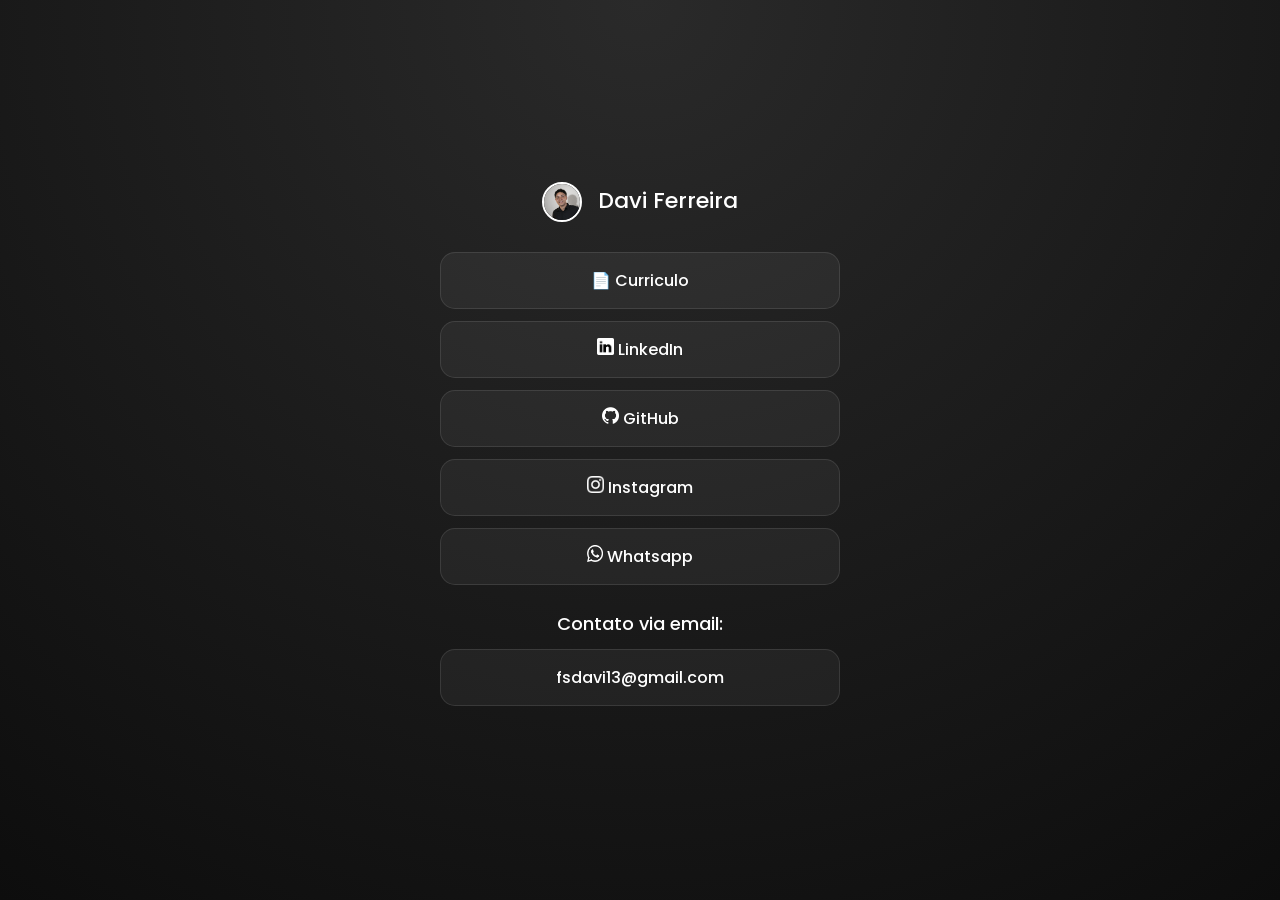
<file: index.html>
<!DOCTYPE html>
<html lang="en">
<head>
    <meta charset="UTF-8">
    <meta name="viewport" content="width=device-width, initial-scale=1.0">
    <title>Portfólio Davi | Home</title>
    <link rel="icon" href="./images/icon.png" type="image/png">
    <link href="https://fonts.googleapis.com/css2?family=Poppins:wght@300;500;700&display=swap" rel="stylesheet">
    <link rel="stylesheet" href="style.css">
</head>
<body>

        <div class="container">

            <div class="title">
                <h1><a href="./index.html">
                <img class="icone" src="./images/foto linkedln.png"></a> 
                Davi Ferreira</h1> 
            </div>

            <a class="inner box" href="./pages/curriculo pt/index.html">📄 Curriculo</a>

             <a class="inner box" href="https://www.linkedin.com/in/daviferreiraa/" target="_blank" rel="noreferrer">
                <img src="./images/linkedln-logo.png" height="17">  LinkedIn</a>

            <a class="inner box" href="https://github.com/fsdavi13" target="_blank" rel="noreferrer">
                <img src="./images/github logo.png" height="17">  GitHub</a>

            <a class="inner box" href="https://www.instagram.com/davifeerreira_/" target="_blank" rel="noreferrer">
                <img src="./images/insta-logo.png" height="17">  Instagram</a>

            <a class="inner box" href="https://api.whatsapp.com/send/?phone=48991880261&text&type=phone_number&app_absent=0" target="_blank" rel="noreferrer">
                <img src="./images/whatsapp logo.png" height="17">  Whatsapp</a>

                <h3>Contato via email:</h3>

            <div class="inner box">
                fsdavi13@gmail.com
            </div>
        </div>
    
</body>
</html>
</file>
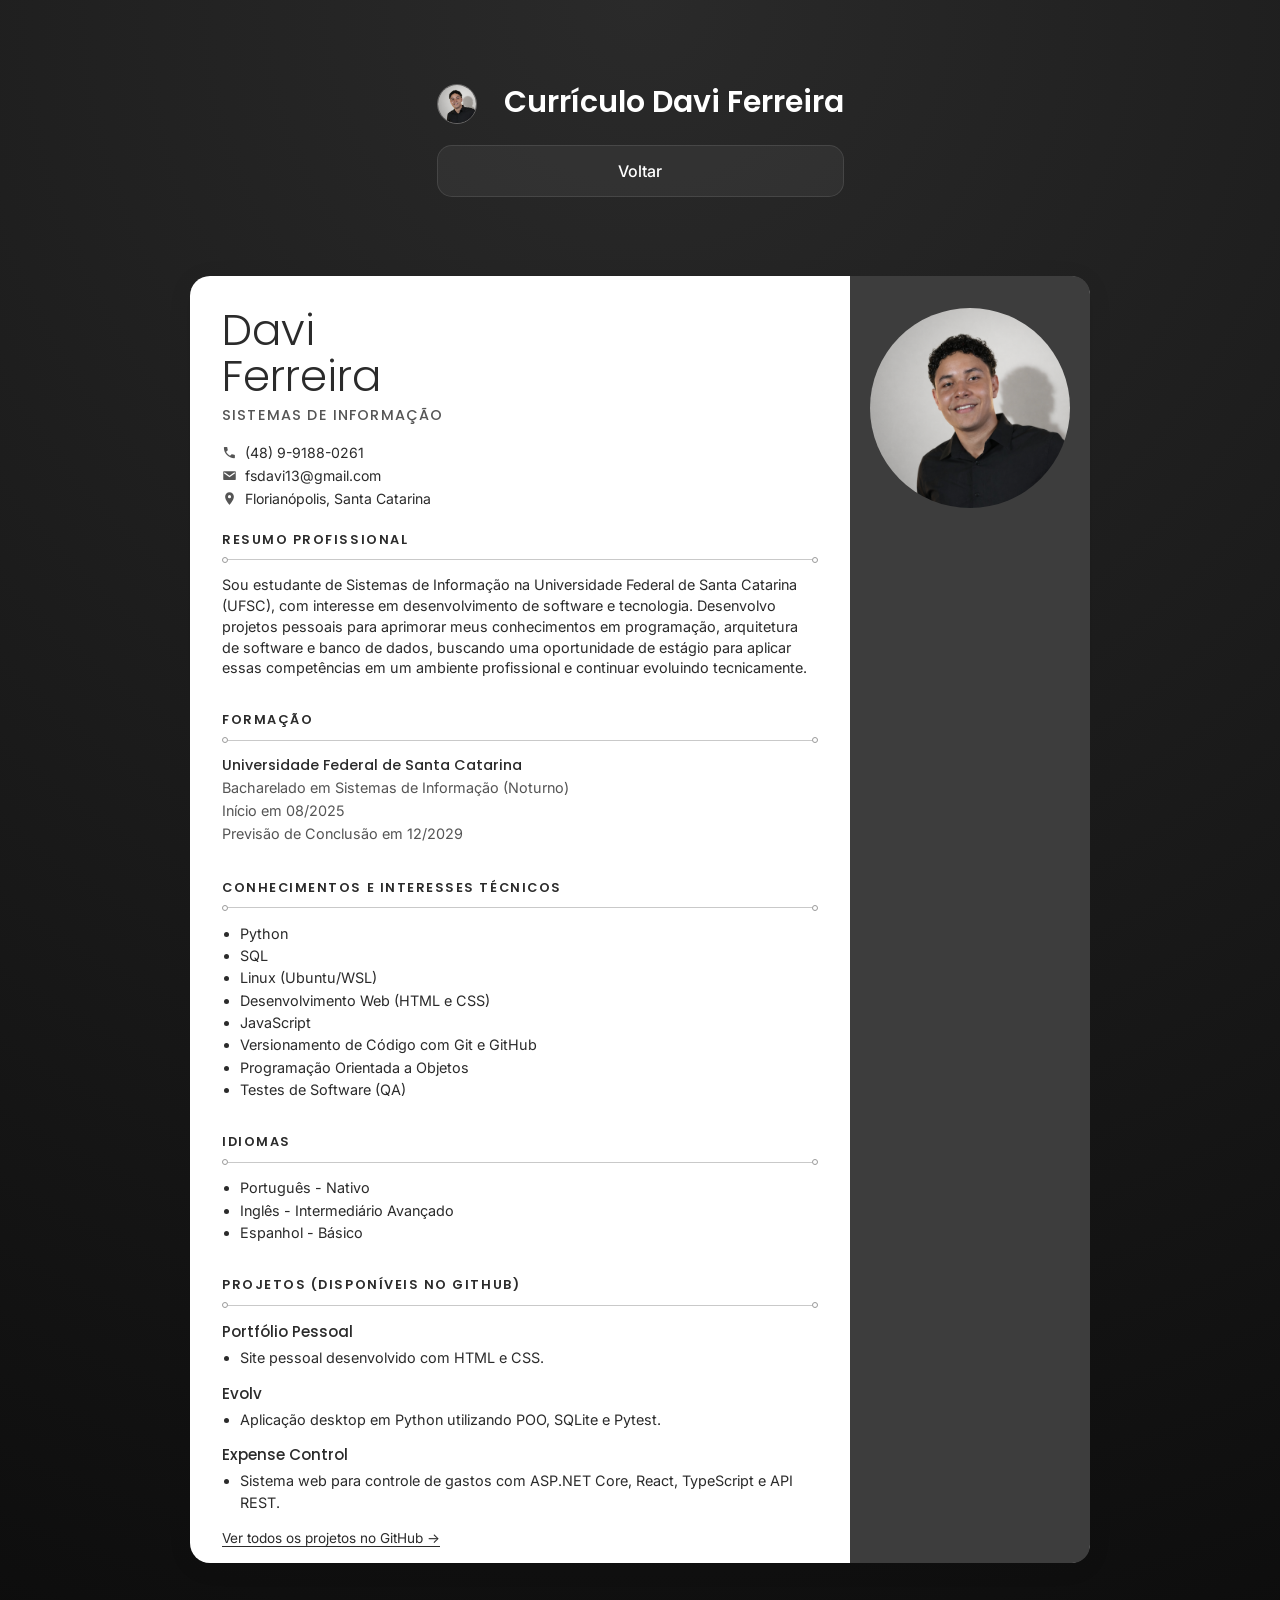
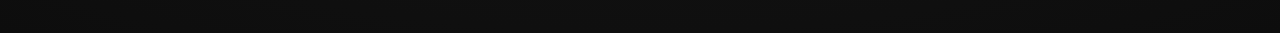
<file: pages/curriculo pt/index.html>
<!DOCTYPE html>
<html lang="pt-BR">
<head>
  <meta charset="UTF-8" />
  <meta name="viewport" content="width=device-width, initial-scale=1.0" />
  <title>Portfólio Davi | Currículo</title>

  <link rel="preconnect" href="https://fonts.googleapis.com" />
  <link rel="icon" href="../../images/icon.png" type="image/png">
  <link rel="preconnect" href="https://fonts.gstatic.com" crossorigin />
  <link
    href="https://fonts.googleapis.com/css2?family=Inter:wght@400;500;600&family=Poppins:wght@300;500;600;700&display=swap"
    rel="stylesheet"
  />
    <link rel="stylesheet" href="style.css" />
</head>
<body>

<div class="box2">
<div class="title">
    <h1><a href="../../index.html">
            <img class="iconeft" src="../../images/foto linkedln.png"></a> 
            <div class="titulo-curriculo">Currículo Davi Ferreira</div></h1> 

        <a class="inner box2" href="../../index.html">Voltar</a>
</div>

  <div class="pagina">

    <main class="coluna-principal">

      <div class="cabecalho-texto">
        <h1 class="nome">Davi<br />Ferreira</h1>
        <p class="cargo">SISTEMAS DE INFORMAÇÃO</p>

        <ul class="contato">
          <li>
            <svg viewBox="0 0 24 24" class="icone" aria-hidden="true">
              <path d="M6.6 10.8c1.4 2.7 3.6 4.9 6.3 6.3l2.1-2.1c.3-.3.7-.4 1-.2 1.1.4 2.4.6 3.6.6.6 0 1 .4 1 1V20c0 .6-.4 1-1 1C10.6 21 3 13.4 3 4c0-.6.4-1 1-1h3.6c.6 0 1 .4 1 1 0 1.3.2 2.5.6 3.6.1.4 0 .8-.3 1L6.6 10.8z"/>
            </svg>
            <span>(48) 9-9188-0261</span>
          </li>
          <li>
            <svg viewBox="0 0 24 24" class="icone" aria-hidden="true">
              <path d="M3 5h18a1 1 0 0 1 1 1v12a1 1 0 0 1-1 1H3a1 1 0 0 1-1-1V6a1 1 0 0 1 1-1zm9 7.3L4.2 6.8 3 8.4l9 6.5 9-6.5-1.2-1.6L12 12.3z"/>
            </svg>
            <span>fsdavi13@gmail.com</span>
          </li>
          <li>
            <svg viewBox="0 0 24 24" class="icone" aria-hidden="true">
              <path d="M12 2a7 7 0 0 0-7 7c0 5.2 7 13 7 13s7-7.8 7-13a7 7 0 0 0-7-7zm0 9.5A2.5 2.5 0 1 1 12 6.5a2.5 2.5 0 0 1 0 5z"/>
            </svg>
            <span>Florianópolis, Santa Catarina</span>
          </li>
        </ul>
      </div>

      <section class="secao">
        <h2 class="titulo-secao">RESUMO PROFISSIONAL</h2>
        <div class="divisoria"><span class="ponto"></span><span class="linha"></span><span class="ponto"></span></div>
        <p class="texto">
          Sou estudante de Sistemas de Informação na Universidade Federal de Santa Catarina (UFSC), 
          com interesse em desenvolvimento de software e tecnologia. Desenvolvo projetos pessoais para 
          aprimorar meus conhecimentos em programação, arquitetura de software e banco de dados, buscando 
          uma oportunidade de estágio para aplicar essas competências em um ambiente profissional e continuar evoluindo tecnicamente.
        </p>
      </section>

      <section class="secao">
        <h2 class="titulo-secao">FORMAÇÃO</h2>
        <div class="divisoria"><span class="ponto"></span><span class="linha"></span><span class="ponto"></span></div>
        <ul class="lista-formacao">
          <li>
            <strong>Universidade Federal de Santa Catarina</strong>
            <p>Bacharelado em Sistemas de Informação (Noturno)</p>
            <p>Início em 08/2025</p>
            <p>Previsão de Conclusão em 12/2029</p>
          </li>
        </ul>
      </section>

      <section class="secao">
        <h2 class="titulo-secao">CONHECIMENTOS E INTERESSES TÉCNICOS</h2>
        <div class="divisoria"><span class="ponto"></span><span class="linha"></span><span class="ponto"></span></div>
        <ul class="lista-simples">
          <li>Python</li>
          <li>SQL</li>
          <li>Linux (Ubuntu/WSL)</li>
          <li>Desenvolvimento Web (HTML e CSS)</li>
          <li>JavaScript</li>
          <li>Versionamento de Código com Git e GitHub</li>
          <li>Programação Orientada a Objetos</li>
          <li>Testes de Software (QA)</li>
        </ul>
      </section>

      <section class="secao">
        <h2 class="titulo-secao">IDIOMAS</h2>
        <div class="divisoria"><span class="ponto"></span><span class="linha"></span><span class="ponto"></span></div>
        <ul class="lista-simples">
          <li>Português - Nativo</li>
          <li>Inglês - Intermediário Avançado</li>
          <li>Espanhol - Básico</li>
        </ul>
      </section>

      <section class="secao">
        <h2 class="titulo-secao">PROJETOS (DISPONÍVEIS NO GITHUB)</h2>
        <div class="divisoria"><span class="ponto"></span><span class="linha"></span><span class="ponto"></span></div>

        <div class="projeto">
          <h3>Portfólio Pessoal</h3>
          <ul class="lista-simples">
            <li>Site pessoal desenvolvido com HTML e CSS.</li>
          </ul>
        </div>

        <div class="projeto">
          <h3>Evolv</h3>
          <ul class="lista-simples">
            <li>Aplicação desktop em Python utilizando POO, SQLite e Pytest.</li>
          </ul>
        </div>

        <div class="projeto">
          <h3>Expense Control</h3>
          <ul class="lista-simples">
            <li>Sistema web para controle de gastos com ASP.NET Core, React, TypeScript e API REST.</li>
          </ul>
        </div>

        <a class="link-github" href="https://github.com/fsdavi13" target="_blank" rel="noopener">Ver todos os projetos no GitHub →</a>
      </section>

    </main>

    <!-- ===================== BARRA LATERAL (cinza, altura total) ===================== -->
    <aside class="barra-lateral">
      <div class="foto-wrapper">
        <!-- Troque o src abaixo pelo caminho da sua foto -->
        <img
          src="../../images/foto linkedln.png"
          alt="Foto de Davi Ferreira"
          class="foto"
          onerror="this.style.display='none'; this.nextElementSibling.style.display='flex';"
        />
        <div class="foto-fallback">DF</div>
      </div>
    </aside>

  </div>
</body>
</html>
</file>
<file: style.css>
* {
            margin: 0;
            padding: 0;
            box-sizing: border-box;
        }
        

        
        body{
            font-family: 'Poppins', sans-serif;
            height: 100vh;
            display: flex;
            align-items: center;
            background: radial-gradient(circle at top, #2a2a2a, #0d0d0d);
            color: white;
            
        }
        
        .box{
            align-items: center;
            padding: 30px;
            text-align: center;
            border-radius: 20px;
            margin: auto;
        }

        .icone{
            border-radius: 25px;

        }


        .inner{
            display: block;
            margin: 12px 0;
            padding: 15px;
            border-radius: 15px;

            background-color: rgba(255, 255, 255, 0.05);

            border: 1px solid rgba(255,255,255,0.1);
            font-weight: 500;
            transition: 0.3s;
            
        }
        
        .container{
            margin: auto;
            width: 400px;
            text-align: center;
            animation: aparecer 0.8s ease-out;
            transition: transform 0.2s ease, box-shadow 0.4s ease;

        }

        .inner:hover {
            transform: scale(1.05);
            box-shadow: 0 10px 20px rgba(0,0,0,0.4);
        }

        a{
            text-decoration: none;
            color: white;
        }

        .title {
            margin-bottom: 30px;
            align-items: center;
        }

        .title h1 {
            font-size: 22px;
            font-weight: 500;
        }

        .icone {
            width: 40px;
            height: 40px;
            border-radius: 50%;
            vertical-align: middle;
            margin-right: 10px;
            border: 2px solid white;
        }

         .icone:hover{
            transform: scale(1.05);
            box-shadow: 0 10px 20px rgba(0,0,0,0.4);
        }
        
        h3{
            font-size: 18px;
            font-weight: 500;
            margin-top: 25px;
        }
        
        @keyframes aparecer {
            from {
                opacity: 0;
                transform: translateY(40px);
            }
            to {
                opacity: 1;
                transform: translateY(0);
            }
        }

        @media (max-width: 500px) {
            .container {
                padding: 20px;
            }
        }
</file>
<file: pages/curriculo pt/style.css>
:root {
  --cor-texto: #2b2b2b;
  --cor-texto-suave: #555;
  --cor-painel-escuro: #3d3d3d;
  --cor-linha: #c9c9c9;
  --cor-ponto: #9a9a9a;
  --cor-fundo: #ffffff;

  --fonte-titulo: "Poppins", sans-serif;
  --fonte-texto: "Inter", sans-serif;

  --largura-maxima: 900px;
  --largura-barra: 240px;
}

/* =========================================================
   BASE
   ========================================================= */
* {
  box-sizing: border-box;
}

body {
  margin: 0;
  background: radial-gradient(circle at top, #2a2a2a, #0d0d0d);
  font-family: var(--fonte-texto);
  color: var(--cor-texto);
}

.box{
    align-items: center;
    padding: 30px;
    
    border-radius: 20px;
    margin: auto;
}

.box2 {
    display: flex;
    flex-direction: column;
    align-items: center;
    padding: 30px;
}

.inner {
    display: block;
    margin: 12px 0;
    padding: 15px;
    border-radius: 15px;

    background-color: rgba(255, 255, 255, 0.05);

    border: 1px solid rgba(255,255,255,0.1);
    font-weight: 500;
    transition: 0.3s;
            
}

.inner:hover {
    transform: scale(1.05);
    box-shadow: 0 10px 20px rgba(0,0,0,.4);
}

.iconeft {
    width: 40px;
    height: 40px;
    border-radius: 50%;
    border: 2px solid white;
    margin-right: 0;
}

@keyframes aparecer {
    from {
        opacity: 0;
        transform: translateY(10px);
    }
    to {
        opacity: 1;
        transform: translateY(0);
    }
}

@media (max-width: 500px) {
    .container {
        padding: 20px;
    }
}

a{
    color: white;
    text-decoration: none;
}

.title{
    align-items: center;
    padding: 30px;
    text-align: center;
    animation: aparecer 0.8s ease-out;
    margin-bottom: 25px;
    position: relative;
}

.titulo-curriculo{
    display: inline-block;
    margin-left: 10px;
    font-size: 30px;
    font-family: 'Poppins', sans-serif;   
    font-weight: 600;
    color: white;
}

.title h1{
font-size: 30px;
font-weight: 500;
}

.title h2{
font-size: 20px;
font-weight: 400;
}

.voltar {
  display: block;
  max-width: var(--largura-maxima);
  margin: 12px auto 0;
  padding: 0 32px;
  font-size: 0.9rem;
  color: var(--cor-texto-suave);
  text-decoration: none;
}

.voltar:hover {
  text-decoration: underline;
}

/* =========================================================
   ESTRUTURA
   ========================================================= */
.pagina {
  border-radius: 20px;
  display: flex;
  align-items: stretch;
  max-width: var(--largura-maxima);
  margin: 12px auto 40px;
  background: var(--cor-fundo);
  box-shadow: 0 4px 24px rgba(0, 0, 0, 0.08);
}

.coluna-principal {
  flex: 1;
  min-width: 0;
}

.barra-lateral {
  border-top-right-radius: 18px;
  border-bottom-right-radius: 18px;
  width: var(--largura-barra);
  flex-shrink: 0;
  background: var(--cor-painel-escuro);
  display: flex;
  flex-direction: column;
  align-items: center;
  padding-top: 32px;
}

.foto-wrapper {
  width: 200px;
  height: 200px;
  border-radius: 50%;
  overflow: hidden;
  background: #555;
}

.foto {
  width: 100%;
  height: 100%;
  object-fit: cover;
}

.foto-fallback {
  display: none;
  width: 100%;
  height: 100%;
  align-items: center;
  justify-content: center;
  font-family: var(--fonte-titulo);
  font-size: 2rem;
  font-weight: 600;
  color: #fff;
}

.cabecalho-texto {
  padding: 32px 32px 8px;
}

.nome {
  font-family: var(--fonte-titulo);
  font-weight: 300;
  font-size: 2.7rem;
  line-height: 1.05;
  margin: 0 0 6px;
}

.cargo {
  font-family: var(--fonte-titulo);
  font-weight: 500;
  letter-spacing: 0.08em;
  text-transform: uppercase;
  font-size: 0.9rem;
  color: var(--cor-texto-suave);
  margin: 0 0 18px;
}

.contato {
  list-style: none;
  padding: 0;
  margin: 0;
  display: flex;
  flex-direction: column;
  gap: 6px;
  font-size: 0.88rem;
}

.contato li {
  display: flex;
  align-items: center;
  gap: 8px;
}

.contato a {
  color: var(--cor-texto);
  text-decoration: none;
}

.contato a:hover {
  text-decoration: underline;
}

.icone {
  width: 15px;
  height: 15px;
  fill: var(--cor-texto-suave);
  flex-shrink: 0;
}

.iconeft {
    width: 40px;
    height: 40px;
    border-radius: 50%;
    vertical-align: middle;
    margin-right: 10px;
    border: 1px solid rgb(102, 101, 101);
}

.secao {
  padding: 16px 32px;
}

.titulo-secao {
  font-family: var(--fonte-titulo);
  font-size: 0.8rem;
  font-weight: 600;
  letter-spacing: 0.12em;
  text-transform: uppercase;
  margin: 0 0 8px;
}

.divisoria {
  display: flex;
  align-items: center;
  margin: 0 0 12px;
}

.divisoria .linha {
  flex: 1;
  height: 1px;
  background: var(--cor-linha);
}

.divisoria .ponto {
  width: 6px;
  height: 6px;
  border-radius: 50%;
  border: 1.5px solid var(--cor-ponto);
  background: var(--cor-fundo);
}

.texto {
  margin: 0;
  font-size: 0.9rem;
  line-height: 1.45;
}

.lista-simples {
  margin: 0;
  padding-left: 18px;
  font-size: 0.9rem;
  line-height: 1.55;
}

.lista-formacao {
  list-style: none;
  margin: 0;
  padding: 0;
  font-size: 0.9rem;
  line-height: 1.45;
}

.lista-formacao strong {
  font-family: var(--fonte-titulo);
  font-weight: 500;
}

.lista-formacao p {
  margin: 2px 0;
  color: var(--cor-texto-suave);
}

.projeto {
  margin-bottom: 12px;
}

.projeto:last-child {
  margin-bottom: 0;
}

.projeto h3 {
  font-family: var(--fonte-titulo);
  font-size: 0.95rem;
  font-weight: 500;
  margin: 0 0 4px;
}

.link-github {
  display: inline-block;
  margin-top: 2px;
  font-size: 0.85rem;
  color: var(--cor-texto);
  text-decoration: none;
  border-bottom: 1px solid var(--cor-texto);
}

.link-github:hover {
  opacity: 0.7;
}

@media (max-width: 700px) {
  .pagina {
    flex-direction: column;
  }

  .barra-lateral {
    width: 100%;
    order: -1;
    padding: 24px 0;
  }

  .foto-wrapper {
    width: 120px;
    height: 120px;
  }

  .nome {
    font-size: 2.2rem;
  }

  .cabecalho-texto,
  .secao {
    padding: 20px;
  }
}
</file>
